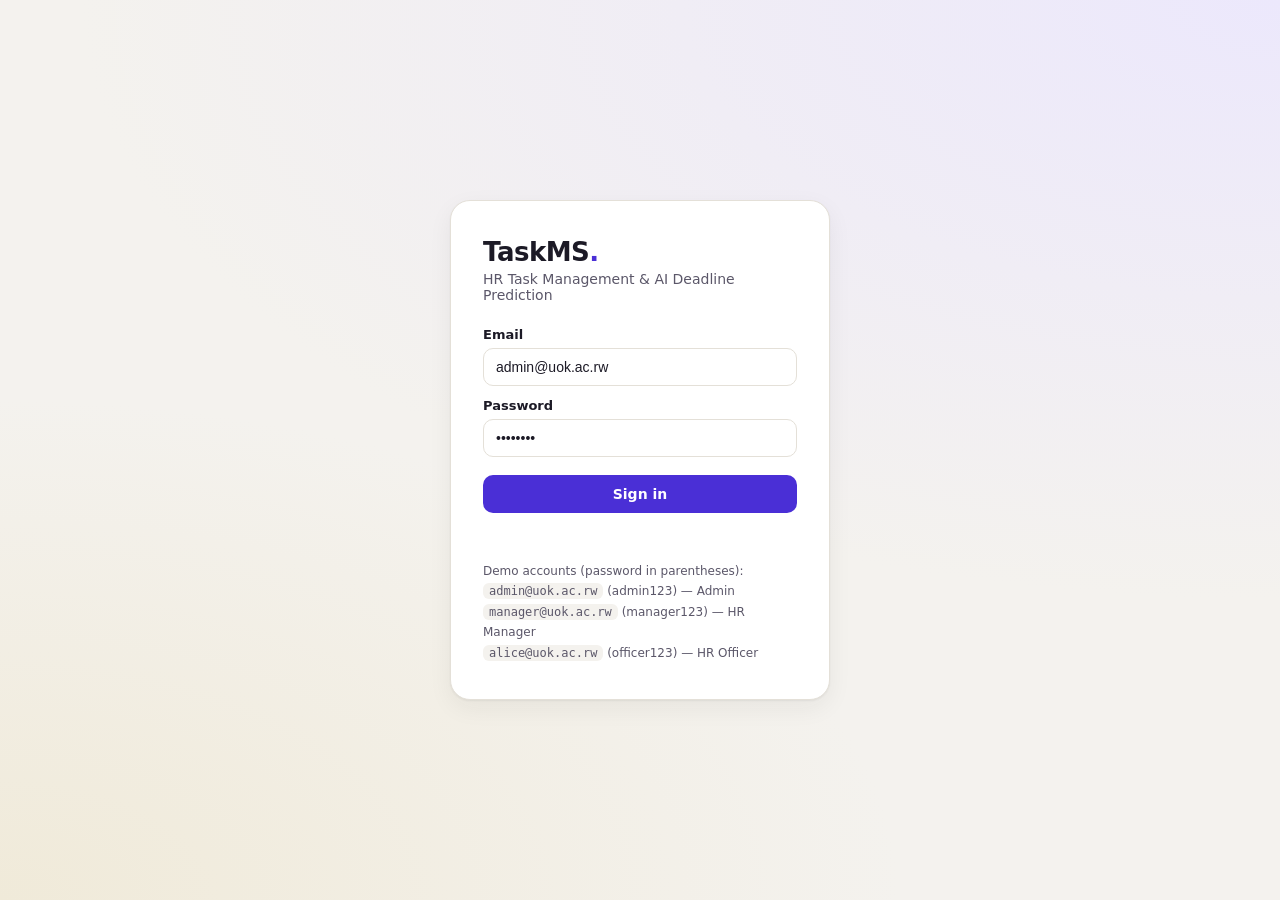
<file: src/main/resources/static/index.html>
<!DOCTYPE html>
<html lang="en">
<head>
  <meta charset="UTF-8">
  <meta name="viewport" content="width=device-width, initial-scale=1.0">
  <title>TaskMS · Sign in</title>
  <link rel="stylesheet" href="css/style.css">
</head>
<body>
  <div class="login-wrap">
    <div class="login-card">
      <h1>TaskMS<span class="brand-dot">.</span></h1>
      <p class="sub">HR Task Management &amp; AI Deadline Prediction</p>
      <form id="loginForm">
        <label for="email">Email</label>
        <input type="email" id="email" value="admin@uok.ac.rw" required>
        <label for="password">Password</label>
        <input type="password" id="password" value="admin123" required>
        <button class="btn" type="submit">Sign in</button>
        <div class="error" id="error"></div>
      </form>
      <div class="demo">
        Demo accounts (password in parentheses):<br>
        <code>admin@uok.ac.rw</code> (admin123) — Admin<br>
        <code>manager@uok.ac.rw</code> (manager123) — HR Manager<br>
        <code>alice@uok.ac.rw</code> (officer123) — HR Officer
      </div>
    </div>
  </div>
  <script src="js/api.js"></script>
  <script>
    if (API.token()) location.href = 'dashboard.html';
    document.getElementById('loginForm').addEventListener('submit', async (e) => {
      e.preventDefault();
      const error = document.getElementById('error');
      error.textContent = '';
      try {
        const res = await API.post('/api/auth/login', {
          email: document.getElementById('email').value,
          password: document.getElementById('password').value,
        });
        API.setSession(res.token, {
          userId: res.userId, fullName: res.fullName, email: res.email, role: res.role,
        });
        location.href = 'dashboard.html';
      } catch (err) {
        error.textContent = err.message || 'Login failed';
      }
    });
  </script>
</body>
</html>
</file>
<file: src/main/resources/static/css/style.css>
:root {
  --bg: #f4f2ee;
  --surface: #ffffff;
  --ink: #1c1a26;
  --ink-soft: #5b5769;
  --line: #e4e0d8;
  --accent: #4a2fd6;
  --accent-soft: #ece8fc;
  --risk: #c8341f;
  --risk-soft: #fbe6e2;
  --ok: #1f8a52;
  --ok-soft: #e2f2e9;
  --warn: #b7791f;
  --radius: 14px;
  --shadow: 0 1px 2px rgba(28,26,38,.06), 0 8px 24px rgba(28,26,38,.06);
  font-family: system-ui, -apple-system, "Segoe UI", Roboto, sans-serif;
}

* { box-sizing: border-box; }
body { margin: 0; background: var(--bg); color: var(--ink); }
a { color: inherit; text-decoration: none; }
button { font-family: inherit; cursor: pointer; }

/* ---------- Login ---------- */
.login-wrap {
  min-height: 100vh; display: grid; place-items: center; padding: 24px;
  background: radial-gradient(1200px 600px at 100% 0%, var(--accent-soft), transparent),
              radial-gradient(900px 500px at 0% 100%, #f0ead9, transparent);
}
.login-card {
  width: 100%; max-width: 380px; background: var(--surface);
  border: 1px solid var(--line); border-radius: 20px; padding: 36px 32px;
  box-shadow: var(--shadow);
}
.login-card h1 { margin: 0 0 4px; font-size: 26px; letter-spacing: -.5px; }
.login-card .sub { color: var(--ink-soft); margin: 0 0 24px; font-size: 14px; }
.login-card .demo { margin-top: 18px; font-size: 12px; color: var(--ink-soft); line-height: 1.7; }
.login-card .demo code { background: var(--bg); padding: 1px 6px; border-radius: 6px; }

/* ---------- Forms ---------- */
label { display: block; font-size: 13px; font-weight: 600; margin: 12px 0 6px; }
input, select, textarea {
  width: 100%; padding: 10px 12px; border: 1px solid var(--line);
  border-radius: 10px; font-size: 14px; background: var(--surface); color: var(--ink);
}
input:focus, select:focus, textarea:focus { outline: 2px solid var(--accent-soft); border-color: var(--accent); }
textarea { resize: vertical; min-height: 64px; }

.btn {
  width: 100%; margin-top: 18px; padding: 11px; border: none; border-radius: 10px;
  background: var(--accent); color: #fff; font-weight: 600; font-size: 14px;
}
.btn:hover { filter: brightness(1.08); }
.btn-ghost {
  background: transparent; border: 1px solid var(--line); border-radius: 8px;
  padding: 6px 12px; font-size: 13px; color: var(--ink);
}
.btn-ghost:hover { background: var(--bg); }
.btn-sm { width: auto; margin: 0; padding: 6px 12px; font-size: 12px; border-radius: 8px; }
.error { color: var(--risk); font-size: 13px; margin-top: 12px; min-height: 18px; }

/* ---------- Nav ---------- */
nav {
  display: flex; align-items: center; gap: 24px; padding: 14px 28px;
  background: var(--surface); border-bottom: 1px solid var(--line);
  position: sticky; top: 0; z-index: 10;
}
.brand { font-weight: 800; font-size: 19px; letter-spacing: -.5px; }
.brand-dot { color: var(--accent); }
.nav-links { display: flex; gap: 6px; }
.nav-links a { padding: 7px 14px; border-radius: 9px; font-size: 14px; color: var(--ink-soft); font-weight: 600; }
.nav-links a:hover { background: var(--bg); }
.nav-links a.active { background: var(--accent-soft); color: var(--accent); }
.nav-user { margin-left: auto; display: flex; align-items: center; gap: 12px; font-size: 14px; }
.user-name { font-weight: 600; }
.role-badge {
  background: var(--accent-soft); color: var(--accent); font-size: 11px; font-weight: 700;
  padding: 3px 8px; border-radius: 20px; text-transform: uppercase; letter-spacing: .3px;
}

/* ---------- Layout ---------- */
.page { padding: 28px; max-width: 1200px; margin-left: 226px; }
.page-head { display: flex; align-items: center; justify-content: space-between; margin-bottom: 22px; }
.page-head h2 { margin: 0; font-size: 24px; letter-spacing: -.5px; }

/* ---------- Board ---------- */
.board { display: grid; grid-template-columns: repeat(4, 1fr); gap: 16px; }
.column { background: transparent; }
.column h3 {
  font-size: 13px; text-transform: uppercase; letter-spacing: .5px; color: var(--ink-soft);
  margin: 0 0 12px; display: flex; align-items: center; gap: 8px;
}
.column h3 .count {
  background: var(--surface); border: 1px solid var(--line); border-radius: 20px;
  padding: 1px 8px; font-size: 12px; color: var(--ink);
}
.card {
  background: var(--surface); border: 1px solid var(--line); border-radius: var(--radius);
  padding: 14px; margin-bottom: 12px; box-shadow: var(--shadow); cursor: pointer;
  transition: transform .08s ease;
}
.card:hover { transform: translateY(-2px); }
.card.risk { border-color: var(--risk); box-shadow: 0 0 0 1px var(--risk-soft); }
.card .card-title { font-weight: 700; font-size: 14px; margin-bottom: 6px; }
.card .card-meta { font-size: 12px; color: var(--ink-soft); display: flex; flex-wrap: wrap; gap: 6px 10px; }
.pill { font-size: 11px; padding: 2px 8px; border-radius: 20px; font-weight: 600; }
.pill-type { background: var(--bg); color: var(--ink-soft); }
.pill-low { background: var(--ok-soft); color: var(--ok); }
.pill-medium { background: #fdf3e0; color: var(--warn); }
.pill-high { background: var(--risk-soft); color: var(--risk); }
.card .predict {
  margin-top: 10px; padding-top: 10px; border-top: 1px dashed var(--line);
  font-size: 12px; color: var(--ink-soft);
}
.card .predict b { color: var(--ink); }
.risk-flag { color: var(--risk); font-weight: 700; }

/* ---------- Modal ---------- */
.modal-backdrop {
  position: fixed; inset: 0; background: rgba(28,26,38,.35); display: none;
  place-items: center; z-index: 50; padding: 20px;
}
.modal-backdrop.open { display: grid; }
.modal {
  background: var(--surface); border-radius: 18px; padding: 26px; width: 100%;
  max-width: 460px; box-shadow: var(--shadow); max-height: 90vh; overflow: auto;
}
.modal h3 { margin: 0 0 16px; font-size: 19px; }
.modal-actions { display: flex; gap: 10px; margin-top: 20px; }
.modal-actions .btn { margin: 0; }
.row2 { display: grid; grid-template-columns: 1fr 1fr; gap: 12px; }

/* ---------- Cards / stats ---------- */
.grid { display: grid; gap: 16px; }
.stats { grid-template-columns: repeat(4, 1fr); }
.panel { background: var(--surface); border: 1px solid var(--line); border-radius: var(--radius); padding: 18px; box-shadow: var(--shadow); }
.panel h4 { margin: 0 0 14px; font-size: 14px; color: var(--ink-soft); text-transform: uppercase; letter-spacing: .4px; }
.stat-value { font-size: 30px; font-weight: 800; letter-spacing: -1px; }
.stat-label { font-size: 13px; color: var(--ink-soft); margin-top: 2px; }
.two-col { grid-template-columns: 1fr 1fr; }

/* ---------- Bar chart ---------- */
.bar-row { display: flex; align-items: center; gap: 10px; margin-bottom: 10px; font-size: 13px; }
.bar-row .bar-label { width: 130px; color: var(--ink-soft); flex-shrink: 0; }
.bar-track { flex: 1; background: var(--bg); border-radius: 20px; height: 20px; overflow: hidden; }
.bar-fill { height: 100%; background: var(--accent); border-radius: 20px; }
.bar-fill.alt { background: #d6a72f; }
.bar-val { width: 44px; text-align: right; font-variant-numeric: tabular-nums; }

/* ---------- Table ---------- */
table { width: 100%; border-collapse: collapse; font-size: 14px; }
th, td { text-align: left; padding: 10px 12px; border-bottom: 1px solid var(--line); }
th { font-size: 12px; text-transform: uppercase; letter-spacing: .4px; color: var(--ink-soft); }
tr:last-child td { border-bottom: none; }
.tag-active { background: var(--ok-soft); color: var(--ok); padding: 2px 8px; border-radius: 20px; font-size: 11px; font-weight: 700; }
.tag-inactive { background: var(--bg); color: var(--ink-soft); padding: 2px 8px; border-radius: 20px; font-size: 11px; }

.section-gap { margin-top: 24px; }
.muted { color: var(--ink-soft); font-size: 13px; }
.suggestion { border-left: 3px solid var(--accent); padding: 10px 14px; margin-bottom: 10px; background: var(--bg); border-radius: 0 10px 10px 0; font-size: 13px; }
.suggestion b { color: var(--accent); }

/* ---------- Notifications ---------- */
.notif { position: relative; }
.notif-bell { position: relative; background: none; border: none; cursor: pointer; font-size: 18px; line-height: 1; padding: 4px; }
.notif-badge { position: absolute; top: -4px; right: -4px; background: var(--risk); color: #fff; border-radius: 20px; min-width: 16px; height: 16px; padding: 0 4px; font-size: 10px; font-weight: 700; display: inline-flex; align-items: center; justify-content: center; }
.notif-panel { position: absolute; right: 0; top: 32px; width: 320px; max-height: 400px; overflow-y: auto; background: var(--surface); border: 1px solid var(--line); border-radius: 10px; box-shadow: 0 8px 24px rgba(0,0,0,.12); z-index: 50; }
.notif-head { display: flex; align-items: center; justify-content: space-between; padding: 10px 12px; border-bottom: 1px solid var(--line); }
.notif-list { padding: 4px 0; }
.notif-item { display: flex; gap: 8px; padding: 10px 12px; font-size: 13px; border-bottom: 1px solid var(--line); }
.notif-item:last-child { border-bottom: none; }
.notif-item.unread { background: var(--accent-soft); }
.notif-ic { flex-shrink: 0; }
.notif-msg { color: var(--ink); }
.notif-empty { padding: 16px; text-align: center; color: var(--ink-soft); font-size: 13px; }

/* ---------- Sidebar ---------- */
.sidebar {
  position: fixed; top: 57px; left: 0; bottom: 0; width: 210px;
  background: var(--surface); border-right: 1px solid var(--line);
  padding: 18px 12px; display: flex; flex-direction: column; gap: 4px; z-index: 9;
}
.side-link {
  display: flex; align-items: center; gap: 10px; padding: 10px 12px;
  border-radius: 10px; font-size: 14px; font-weight: 600; color: var(--ink-soft);
}
.side-link:hover { background: var(--bg); color: var(--ink); }
.side-link.active { background: var(--accent-soft); color: var(--accent); }
.side-ic { font-size: 16px; width: 20px; text-align: center; }
@media (max-width: 800px) {
  .sidebar { position: static; width: auto; flex-direction: row; flex-wrap: wrap;
    border-right: none; border-bottom: 1px solid var(--line); top: 0; }
  .page { margin-left: 0; }
}

/* ---------- Task card polish ---------- */
.card { transition: transform .12s ease, box-shadow .12s ease, border-color .12s ease; }
.card:hover { transform: translateY(-2px); box-shadow: 0 8px 22px rgba(28,26,38,.10); border-color: var(--accent); }
.card.risk { border-left: 4px solid var(--risk); }
.card .card-title { font-size: 15px; margin-bottom: 10px; line-height: 1.3; }
.card .card-meta { align-items: center; gap: 6px 8px; }
.card .card-meta > span { display: inline-flex; align-items: center; gap: 3px; }
.card .predict {
  margin-top: 10px; padding: 8px 10px; background: var(--bg);
  border-top: none; border-radius: 8px; line-height: 1.5;
}
.risk-flag { margin-top: 6px; font-size: 12px; }
</file>
